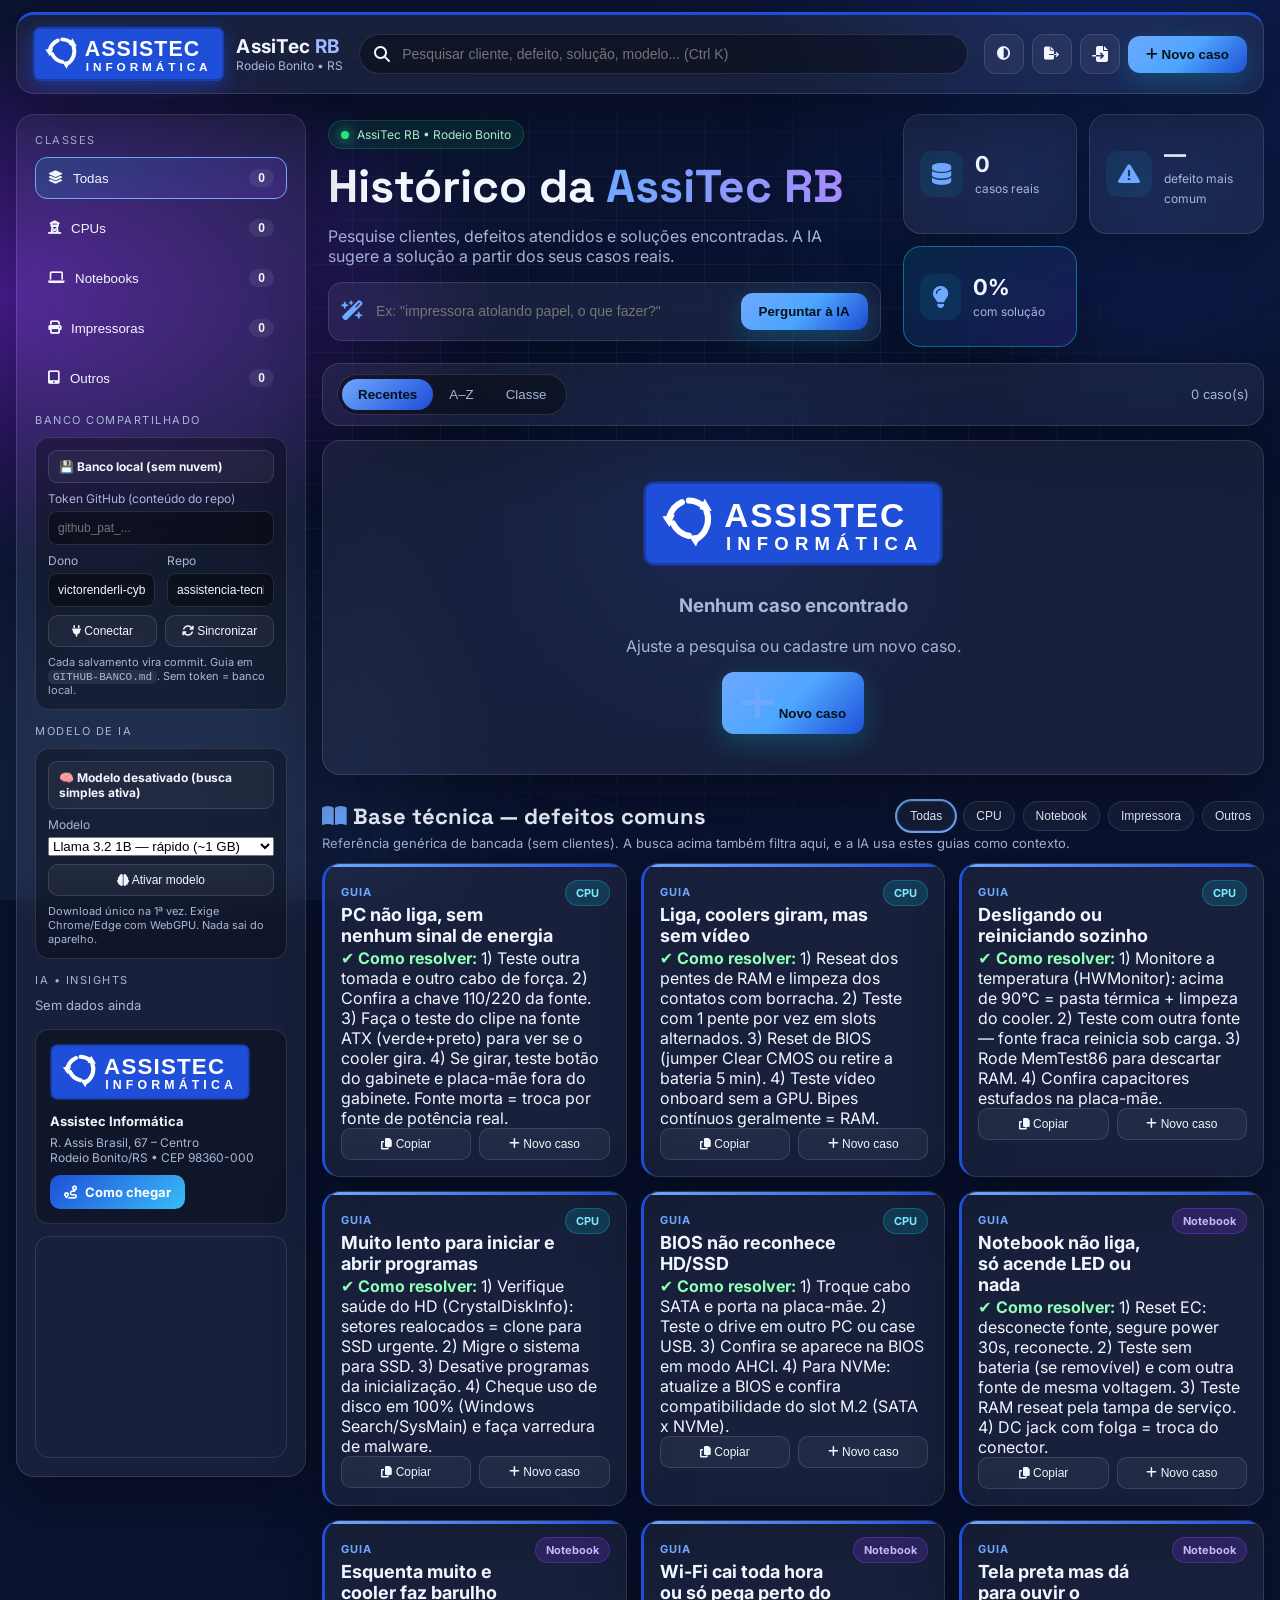
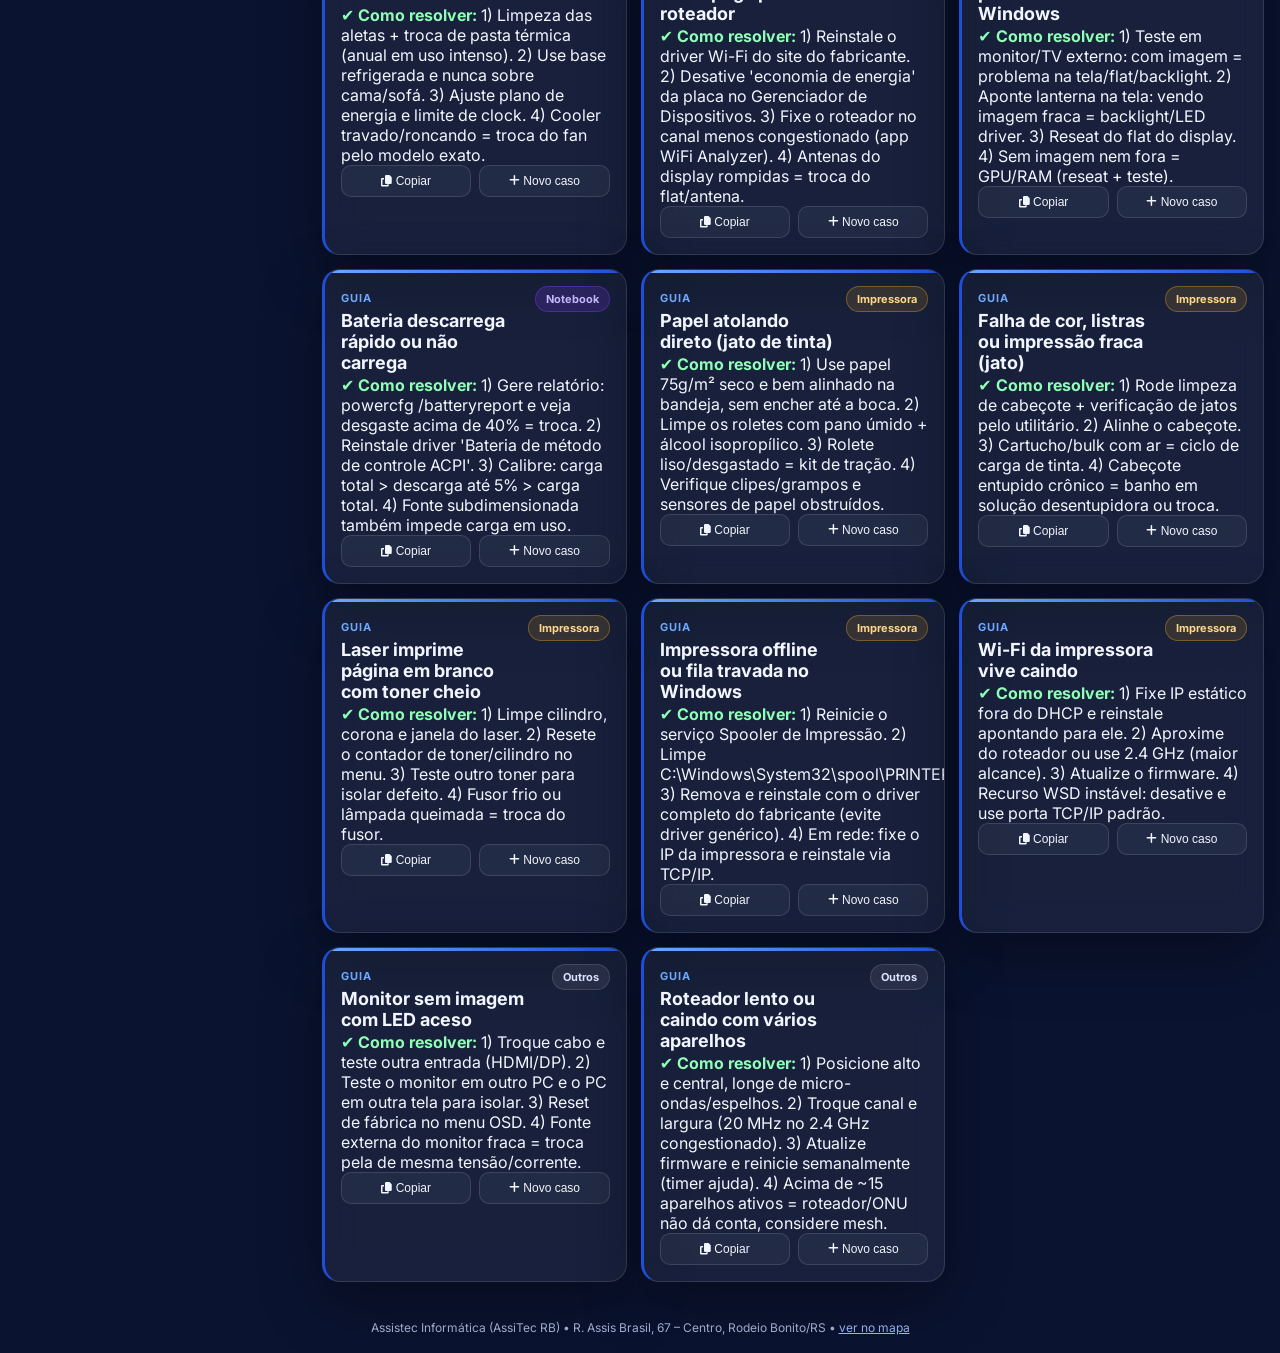
<file: index.html>
<!DOCTYPE html>
<html lang="pt-BR">
<head>
<meta charset="UTF-8" />
<meta name="viewport" content="width=device-width, initial-scale=1.0" />
<title>Assistec Informática — AssiTec RB | Rodeio Bonito</title>
<meta name="description" content="Assistec Informática de Rodeio Bonito: histórico de clientes, defeitos e soluções com IA local." />
<link rel="icon" type="image/svg+xml" href="assets/icon.svg" />
<link rel="stylesheet" href="css/style.css" />
<link rel="preconnect" href="https://fonts.googleapis.com">
<link href="https://fonts.googleapis.com/css2?family=Space+Grotesk:wght@500;600;700&family=Inter:wght@400;500;600&display=swap" rel="stylesheet">
<link rel="stylesheet" href="https://cdnjs.cloudflare.com/ajax/libs/font-awesome/6.5.1/css/all.min.css">
</head>
<body>
<div class="bg-orbs"><span class="orb o1"></span><span class="orb o2"></span><span class="orb o3"></span><div class="grid-overlay"></div></div>

<header class="topbar glass">
  <div class="brand">
    <img src="assets/logo.svg" alt="Assistec Informática" class="brand-logo wide" />
    <div class="brand-tag"><strong>AssiTec <span>RB</span></strong><small>Rodeio Bonito • RS</small></div>
  </div>
  <div class="top-search big">
    <i class="fa-solid fa-magnifying-glass"></i>
    <input id="searchInput" type="search" placeholder="Pesquisar cliente, defeito, solução, modelo... (Ctrl K)" autocomplete="off" />
  </div>
  <div class="top-actions">
    <button id="themeBtn" class="icon-btn" title="Tema"><i class="fa-solid fa-circle-half-stroke"></i></button>
    <button id="exportBtn" class="icon-btn" title="Exportar JSON"><i class="fa-solid fa-file-export"></i></button>
    <label class="icon-btn" title="Importar JSON"><i class="fa-solid fa-file-import"></i><input id="importFile" type="file" accept=".json" hidden /></label>
    <button id="newBtn" class="btn-primary"><i class="fa-solid fa-plus"></i> Novo caso</button>
  </div>
</header>

<main class="layout">
  <aside class="sidebar glass">
    <p class="side-title">CLASSES</p>
    <nav id="classFilter" class="class-nav">
      <button data-class="todos" class="active"><i class="fa-solid fa-layer-group"></i> Todas <b id="cTodos">0</b></button>
      <button data-class="CPU"><i class="fa-solid fa-tower-observation"></i> CPUs <b id="cCPU">0</b></button>
      <button data-class="Notebook"><i class="fa-solid fa-laptop"></i> Notebooks <b id="cNotebook">0</b></button>
      <button data-class="Impressora"><i class="fa-solid fa-print"></i> Impressoras <b id="cImpressora">0</b></button>
      <button data-class="Outros"><i class="fa-solid fa-tablet-screen-button"></i> Outros <b id="cOutros">0</b></button>
    </nav>
    <p class="side-title">BANCO COMPARTILHADO</p>
    <div class="cloud-card">
      <div id="cloudStatus" class="cloud-status">💾 Banco local (sem nuvem)</div>
      <label>Token GitHub (conteúdo do repo)<input id="cfgToken" type="password" placeholder="github_pat_..." autocomplete="off" /></label>
      <div class="grid2">
        <label>Dono<input id="cfgOwner" placeholder="victorenderli-cyber" autocomplete="off" /></label>
        <label>Repo<input id="cfgRepo" placeholder="assistencia-tecnica" autocomplete="off" /></label>
      </div>
      <div class="cloud-btns">
        <button id="cfgSave" class="mini"><i class="fa-solid fa-plug"></i> Conectar</button>
        <button id="cfgSync" class="mini"><i class="fa-solid fa-rotate"></i> Sincronizar</button>
      </div>
      <small class="muted">Cada salvamento vira commit. Guia em <code>GITHUB-BANCO.md</code>. Sem token = banco local.</small>
    </div>
    <p class="side-title">MODELO DE IA</p>
    <div class="cloud-card model-card">
      <div id="modelStatus" class="cloud-status">🧠 Modelo desativado (busca simples ativa)</div>
      <label>Modelo<select id="modelPick">
        <option value="Llama-3.2-1B-Instruct-q4f32_1-MLC">Llama 3.2 1B — rápido (~1 GB)</option>
        <option value="Llama-3.2-3B-Instruct-q4f16_1-MLC">Llama 3.2 3B — melhor (~2 GB)</option>
      </select></label>
      <div id="modelBar" class="model-bar hidden"><span></span></div>
      <div class="cloud-btns">
        <button id="modelBtn" class="mini"><i class="fa-solid fa-brain"></i> Ativar modelo</button>
      </div>
      <small class="muted">Download único na 1ª vez. Exige Chrome/Edge com WebGPU. Nada sai do aparelho.</small>
    </div>
    <p class="side-title">IA • INSIGHTS</p>
    <div id="insights" class="insights"></div>
    <div class="side-card rb-card">
      <img src="assets/logo.svg" alt="Assistec Informática" class="mini-logo" />
      <div><h4>Assistec Informática</h4><p>R. Assis Brasil, 67 – Centro<br>Rodeio Bonito/RS • CEP 98360-000</p>
      <a class="route-btn" href="https://www.google.com/maps/dir/?api=1&destination=Assistec+Inform%C3%A1tica,+R.+Assis+Brasil,+67+-+Centro,+Rodeio+Bonito+-+RS,+98360-000" target="_blank" rel="noopener"><i class="fa-solid fa-route"></i> Como chegar</a></div>
    </div>
    <div class="map-card">
      <iframe title="Mapa AssiTec RB" loading="lazy" referrerpolicy="no-referrer-when-downgrade"
        src="https://maps.google.com/maps?q=Assistec%20Inform%C3%A1tica%2C%20R.%20Assis%20Brasil%2C%2067%20Rodeio%20Bonito%20RS&t=&z=17&ie=UTF8&iwloc=&output=embed"></iframe>
    </div>
  </aside>

  <section class="content">
    <div class="hero ia-hero rb-hero">
      <div class="hero-text">
        <div class="pill"><span class="dot"></span> AssiTec RB • Rodeio Bonito</div>
        <h1>Histórico da <em>AssiTec RB</em></h1>
        <p>Pesquise clientes, defeitos atendidos e soluções encontradas. A IA sugere a solução a partir dos seus casos reais.</p>
        <div class="ai-ask glass">
          <i class="fa-solid fa-wand-magic-sparkles"></i>
          <input id="aiInput" placeholder='Ex: "impressora atolando papel, o que fazer?"' />
          <button id="aiBtn" class="btn-primary">Perguntar à IA</button>
        </div>
        <div id="aiAnswer" class="ai-answer hidden"></div>
      </div>
      <div class="stats">
        <div class="stat glass"><i class="fa-solid fa-database"></i><div><b id="sTotal">0</b><span>casos reais</span></div></div>
        <div class="stat glass"><i class="fa-solid fa-triangle-exclamation"></i><div><b id="sTop">—</b><span>defeito mais comum</span></div></div>
        <div class="stat glass highlight"><i class="fa-solid fa-lightbulb"></i><div><b id="sCob">0%</b><span>com solução</span></div></div>
      </div>
    </div>

    <div class="toolbar glass">
      <div class="seg">
        <button data-sort="recentes" class="active">Recentes</button>
        <button data-sort="az">A–Z</button>
        <button data-sort="classe">Classe</button>
      </div>
      <span id="resultCount" class="muted">0 casos</span>
    </div>

    <div id="cards" class="cards"></div>
    <div id="empty" class="empty glass hidden">
      <img src="assets/logo.svg" alt="Assistec Informática" class="empty-logo wide" />
      <h3>Nenhum caso encontrado</h3>
      <p>Ajuste a pesquisa ou cadastre um novo caso.</p>
      <button class="btn-primary" onclick="document.getElementById('newBtn').click()"><i class="fa-solid fa-plus"></i> Novo caso</button>
    </div>

    <div class="guides-head">
      <h2><i class="fa-solid fa-book-open"></i> Base técnica — defeitos comuns</h2>
      <div id="guideFilter" class="chip-row">
        <button data-class="todas" class="chip active">Todas</button>
        <button data-class="CPU" class="chip">CPU</button>
        <button data-class="Notebook" class="chip">Notebook</button>
        <button data-class="Impressora" class="chip">Impressora</button>
        <button data-class="Outros" class="chip">Outros</button>
      </div>
    </div>
    <p class="muted guides-sub">Referência genérica de bancada (sem clientes). A busca acima também filtra aqui, e a IA usa estes guias como contexto.</p>
    <div id="guides" class="cards"></div>
  </section>
</main>

<div id="modal" class="modal hidden">
  <form id="caseForm" class="modal-card glass">
    <div class="modal-head">
      <h2 id="modalTitle"><i class="fa-solid fa-plus"></i> Novo caso</h2>
      <button type="button" id="closeModal" class="icon-btn"><i class="fa-solid fa-xmark"></i></button>
    </div>
    <div class="grid2">
      <label>Cliente*<input name="cliente" required placeholder="Nome do cliente real" /></label>
      <label>Data<input name="data" type="date" /></label>
    </div>
    <div class="grid2">
      <label>Classe*<select name="classe" required><option>CPU</option><option>Notebook</option><option>Impressora</option><option>Outros</option></select></label>
      <label>Marca / Modelo<input name="modelo" placeholder="Ex: Dell Inspiron 15" /></label>
    </div>
    <label>Defeito atendido*<textarea name="defeito" id="fDefeito" required rows="2" placeholder="Descreva o defeito..."></textarea></label>
    <div id="aiSuggest" class="ai-suggest hidden"></div>
    <label>Solução encontrada*<textarea name="solucao" required rows="3" placeholder="O que resolveu? Passo a passo..."></textarea></label>
    <input type="hidden" name="id" />
    <div class="modal-foot">
      <button type="button" id="cancelBtn" class="btn-glass">Cancelar</button>
      <button type="submit" class="btn-primary"><i class="fa-solid fa-floppy-disk"></i> Salvar no banco</button>
    </div>
  </form>
</div>

<div id="toast" class="toast hidden"></div>
<footer class="foot">Assistec Informática (AssiTec RB) • R. Assis Brasil, 67 – Centro, Rodeio Bonito/RS • <a href="https://www.google.com/maps/dir/?api=1&destination=Assistec+Inform%C3%A1tica,+R.+Assis+Brasil,+67+-+Centro,+Rodeio+Bonito+-+RS,+98360-000" target="_blank" rel="noopener">ver no mapa</a></footer>
<script src="js/ai-model.js"></script>
<script src="js/app.js"></script>
</body>
</html>
</file>
<file: css/style.css>
:root{
  --bg:#0a1330; --bg2:#10205c;
  --glass:rgba(255,255,255,.06); --stroke:rgba(255,255,255,.12);
  --txt:#f2f6ff; --muted:#a9b6d8;
  --acc:#6ea8ff; --acc2:#1f4fd8; --lime:#22ff88; --amber:#ffb020; --red:#ff5470;
  --rb-blue:#1f4fd8; --rb-deep:#173da8; --rb-orange:#f59e0b;
  --radius:18px;
}
*{box-sizing:border-box} html,body{margin:0}
body{
  font-family:'Inter',system-ui,sans-serif; color:var(--txt);
  background:radial-gradient(1200px 600px at 80% -10%,#1b2a6b 0%,transparent 60%),
  radial-gradient(900px 500px at 0% 10%,#4c1d95 0%,transparent 55%), var(--bg);
  min-height:100vh;
}
h1,h2{font-family:'Space Grotesk',sans-serif}
.bg-orbs{position:fixed;inset:0;z-index:-1;overflow:hidden}
.orb{position:absolute;border-radius:50%;filter:blur(90px);opacity:.5}
.o1{width:480px;height:480px;background:#1f4fd855;top:-120px;right:-80px;animation:float 9s ease-in-out infinite}
.o2{width:520px;height:520px;background:#6ea8ff33;bottom:-160px;left:-120px;animation:float 11s ease-in-out infinite reverse}
.o3{width:300px;height:300px;background:#173da866;top:40%;left:45%;animation:float 13s ease-in-out infinite}
.grid-overlay{position:absolute;inset:0;background-image:linear-gradient(rgba(255,255,255,.05) 1px,transparent 1px),linear-gradient(90deg,rgba(255,255,255,.05) 1px,transparent 1px);background-size:44px 44px;mask-image:radial-gradient(ellipse at center,black 30%,transparent 75%)}
@keyframes float{50%{transform:translateY(-30px) translateX(20px)}}
.glass{background:var(--glass);border:1px solid var(--stroke);backdrop-filter:blur(18px);border-radius:var(--radius);box-shadow:0 20px 60px rgba(0,0,0,.35)}

/* TOPBAR */
.topbar{position:sticky;top:12px;z-index:20;margin:12px 16px;padding:12px 16px;display:flex;gap:16px;align-items:center;flex-wrap:wrap}
.brand{display:flex;gap:12px;align-items:center}
.logo{width:46px;height:46px;display:grid;place-items:center;border-radius:14px;background:linear-gradient(135deg,var(--acc),var(--acc2));font-size:22px;color:#001018;box-shadow:0 0 24px #00e5ff66}
.brand strong{font-size:20px;letter-spacing:.3px}.brand strong span{color:#9db9ff}
.brand-logo{width:48px;height:48px;border-radius:14px;box-shadow:0 0 22px #1f4fd866;background:#1f4fd8}
.brand-logo.wide{width:auto;height:54px;border-radius:8px;box-shadow:0 4px 18px rgba(31,79,216,.55)}
.brand-tag strong{font-size:19px}
.rb-card{display:block}
.mini-logo{width:100%;max-width:200px;height:auto;border-radius:8px;margin-bottom:10px}
.rb-card h4{margin:0 0 4px}
.rb-card p{margin:0;font-size:12px}
.empty-logo{width:72px;height:72px;margin-bottom:6px}
.empty-logo.wide{width:min(300px,80%);height:auto;border-radius:10px}
.route-btn{display:inline-flex;align-items:center;gap:8px;margin-top:10px;background:linear-gradient(135deg,var(--rb-blue),#38bdf8);color:#fff;font-weight:700;font-size:13px;padding:9px 14px;border-radius:10px;text-decoration:none}
.route-btn:hover{filter:brightness(1.1)}
.map-card{margin-top:12px;border:1px solid var(--stroke);border-radius:14px;overflow:hidden}
.map-card iframe{width:100%;height:220px;border:0;display:block;filter:saturate(1.1)}
.foot a{color:#9db9ff}
.cloud-card{background:rgba(0,0,0,.3);border:1px solid var(--stroke);border-radius:14px;padding:12px;display:flex;flex-direction:column;gap:8px}
.cloud-card label{display:flex;flex-direction:column;gap:5px;font-size:12px;color:var(--muted)}
.cloud-card input{background:rgba(0,0,0,.4);border:1px solid var(--stroke);border-radius:9px;padding:9px;color:var(--txt);font-size:12px;outline:none;width:100%}
.cloud-card input:focus{border-color:var(--acc)}
.cloud-status{font-size:12px;font-weight:700;background:#ffffff0c;border:1px solid var(--stroke);border-radius:9px;padding:8px 10px}
.cloud-status.ok{border-color:#22ff8866;color:#8fffb6}
.cloud-status.err{border-color:#ff547066;color:#ff8aa0}
.cloud-btns{display:flex;gap:8px}
.cloud-card small{font-size:11px}
.model-bar{height:10px;background:#ffffff10;border:1px solid var(--stroke);border-radius:999px;overflow:hidden}
.model-bar span{display:block;height:100%;width:0;background:linear-gradient(90deg,var(--acc2),var(--acc));transition:width .2s}
.model-answer{white-space:pre-wrap}
.guides-head{display:flex;align-items:center;justify-content:space-between;gap:12px;flex-wrap:wrap;margin:26px 0 4px}
.guides-head h2{margin:0;font-size:22px}
.guides-head h2 i{color:var(--acc)}
.guides-sub{margin:0 0 12px}
.guide-card{border-left:3px solid var(--rb-blue)}
.guide-card h3{font-size:15px}
.cloud-card code{background:#ffffff14;padding:1px 5px;border-radius:5px}
.rb-hero h1 em{background:linear-gradient(90deg,#9db9ff,#ffffff);-webkit-background-clip:text;background-clip:text;color:transparent}
.topbar{border-top:3px solid var(--rb-blue)}
.brand small{display:block;color:var(--muted);font-size:12px}
.top-search{flex:1;min-width:220px;display:flex;align-items:center;gap:10px;background:rgba(0,0,0,.35);border:1px solid var(--stroke);border-radius:999px;padding:10px 14px}
.top-search input{flex:1;background:transparent;border:0;outline:0;color:var(--txt);font-size:14px}
.top-search kbd{background:#ffffff14;border:1px solid var(--stroke);border-radius:6px;padding:2px 7px;font-size:11px;color:var(--muted)}
.top-actions{display:flex;gap:8px;align-items:center}
.icon-btn{background:#ffffff0d;border:1px solid var(--stroke);color:var(--txt);width:40px;height:40px;border-radius:12px;cursor:pointer;display:inline-grid;place-items:center;transition:.2s}
.icon-btn:hover{transform:translateY(-2px);border-color:var(--acc);box-shadow:0 0 16px #00e5ff44}
.btn-primary{background:linear-gradient(135deg,var(--acc),#4da6ff 50%,var(--acc2));border:0;color:#04121a;font-weight:700;padding:11px 18px;border-radius:12px;cursor:pointer;transition:.2s;box-shadow:0 8px 28px #00e5ff33}
.btn-primary:hover{transform:translateY(-2px) scale(1.01);filter:brightness(1.08)}
.btn-glass{background:#ffffff10;border:1px solid var(--stroke);color:var(--txt);padding:11px 18px;border-radius:12px;cursor:pointer}
.btn-ghost{background:transparent;border:1px dashed var(--stroke);color:var(--muted);padding:10px;border-radius:12px;cursor:pointer;width:100%;margin-top:10px}
.btn-danger-ghost{background:transparent;border:1px dashed #ff547055;color:#ff8aa0;padding:10px;border-radius:12px;cursor:pointer;width:100%;margin-top:8px}

/* LAYOUT */
.layout{display:grid;grid-template-columns:290px 1fr;gap:16px;padding:8px 16px 20px;max-width:1350px;margin:0 auto}
.sidebar{padding:18px;height:fit-content;position:sticky;top:96px}
.side-title{font-size:11px;letter-spacing:1.5px;color:var(--muted);margin:14px 0 10px}
.side-title:first-child{margin-top:0}
.class-nav{display:flex;flex-direction:column;gap:8px}
.class-nav button{display:flex;align-items:center;gap:10px;background:transparent;border:1px solid transparent;color:var(--txt);padding:11px 12px;border-radius:12px;cursor:pointer;text-align:left;transition:.2s}
.class-nav button b{margin-left:auto;background:#ffffff14;padding:2px 9px;border-radius:999px;font-size:12px}
.class-nav button:hover{background:#ffffff0a}
.class-nav button.active{background:linear-gradient(135deg,#00e5ff22,#7c3aed33);border-color:var(--acc)}
.chip-row{display:flex;flex-wrap:wrap;gap:8px}
.chip{background:#ffffff0c;border:1px solid var(--stroke);color:var(--txt);border-radius:999px;padding:7px 12px;cursor:pointer;font-size:12px}
.chip.active{outline:2px solid var(--acc)}
.st-aguardando{border-left:3px solid var(--amber)} .st-reparo{border-left:3px solid var(--acc)}
.st-pronto{border-left:3px solid var(--lime)} .st-entregue{border-left:3px solid #8b93b8}
.side-card{margin-top:16px;padding:14px;background:rgba(0,0,0,.3);border:1px solid var(--stroke);border-radius:14px;font-size:13px;color:var(--muted)}
.side-card h4{margin:0 0 6px;color:var(--txt)} .side-card code{background:#ffffff14;padding:1px 6px;border-radius:6px;color:var(--acc)}
.side-card ol{margin:8px 0 0;padding-left:18px}

/* HERO */
.hero{display:grid;grid-template-columns:1.2fr .9fr;gap:16px;margin-bottom:16px}
.hero-text{padding:6px}
.pill{display:inline-flex;align-items:center;gap:8px;background:#22ff8815;border:1px solid #22ff8833;padding:6px 12px;border-radius:999px;font-size:12px;color:#b8ffd6}
.dot{width:8px;height:8px;border-radius:50%;background:var(--lime);box-shadow:0 0 12px var(--lime);animation:blink 1.6s infinite}
@keyframes blink{50%{opacity:.4}}
.hero-text h1{font-size:clamp(28px,4vw,46px);line-height:1.02;margin:14px 0 10px}
.hero-text h1 em{font-style:normal;background:linear-gradient(90deg,var(--acc),#a78bfa);-webkit-background-clip:text;background-clip:text;color:transparent}
.hero-text p{color:var(--muted);max-width:52ch}
.hero-btns{display:flex;gap:10px;margin-top:14px}
.stats{display:grid;grid-template-columns:1fr 1fr;gap:12px}
.stat{padding:16px;display:flex;gap:12px;align-items:center}
.stat i{font-size:22px;color:var(--acc);background:#00e5ff14;padding:12px;border-radius:12px}
.stat b{font-size:22px;display:block}.stat span{color:var(--muted);font-size:12px}
.stat.highlight{border-color:#00e5ff66;background:linear-gradient(135deg,#00e5ff18,#7c3aed22)}

/* TOOLBAR + CARDS */
.toolbar{display:flex;align-items:center;justify-content:space-between;padding:10px 14px;margin-bottom:14px;flex-wrap:wrap;gap:10px}
.seg{display:flex;background:rgba(0,0,0,.35);border-radius:999px;padding:4px;border:1px solid var(--stroke)}
.seg button{background:transparent;border:0;color:var(--muted);padding:8px 16px;border-radius:999px;cursor:pointer}
.seg button.active{background:linear-gradient(135deg,var(--acc),var(--acc2));color:#04121a;font-weight:700}
.muted{color:var(--muted);font-size:13px}
.cards{display:grid;grid-template-columns:repeat(auto-fill,minmax(300px,1fr));gap:14px}
.card{padding:16px;position:relative;overflow:hidden;transition:.25s}
.card:hover{transform:translateY(-4px);border-color:var(--acc);box-shadow:0 18px 50px rgba(0,229,255,.15)}
.card::before{content:'';position:absolute;top:0;left:0;right:0;height:3px;background:linear-gradient(90deg,var(--acc),var(--acc2))}
.card-top{display:flex;justify-content:space-between;align-items:flex-start;gap:8px}
.os{font-size:11px;color:var(--acc);font-weight:700;letter-spacing:1px}
.card h3{margin:4px 0 2px;font-size:18px}
.phone{color:var(--muted);font-size:13px}
.badge{font-size:11px;padding:5px 10px;border-radius:999px;font-weight:700;white-space:nowrap}
.b-CPU{background:#00e5ff22;color:#7ee9ff;border:1px solid #00e5ff44}
.b-Notebook{background:#7c3aed33;color:#c4b5fd;border:1px solid #7c3aed66}
.b-Impressora{background:#ffb02022;color:#ffd88a;border:1px solid #ffb02055}
.b-Outros{background:#ffffff14;color:#dbe2ff;border:1px solid var(--stroke)}
.status{font-size:11px;padding:5px 10px;border-radius:999px;margin-top:8px;display:inline-block;font-weight:700}
.s-Aguardando{background:#ffb02022;color:var(--amber)} .s-Emreparo{background:#00e5ff22;color:var(--acc)}
.s-Pronto{background:#22ff8822;color:var(--lime)} .s-Entregue{background:#ffffff14;color:#aab}
.defeito{background:rgba(0,0,0,.3);border-radius:10px;padding:10px;margin:10px 0;font-size:13px;color:#cfd6ff}
.card-meta{display:flex;justify-content:space-between;color:var(--muted);font-size:12px;margin-bottom:10px}
.valor{font-size:20px;font-weight:700;color:var(--lime)}
.card-actions{display:flex;gap:8px;flex-wrap:wrap}
.mini{flex:1;background:#ffffff0c;border:1px solid var(--stroke);color:var(--txt);border-radius:10px;padding:8px;cursor:pointer;font-size:12px;transition:.2s}
.mini:hover{border-color:var(--acc)}
.mini.wpp{background:#22c55e22;border-color:#22c55e55;color:#8fffb6}
.mini.del{color:#ff8aa0}

/* MODAL */
.modal{position:fixed;inset:0;background:rgba(2,6,20,.7);backdrop-filter:blur(8px);display:grid;place-items:center;z-index:50;padding:16px}
.hidden{display:none!important}
.modal-card{width:min(680px,100%);padding:22px;max-height:92vh;overflow:auto}
.modal-head{display:flex;justify-content:space-between;align-items:center;margin-bottom:12px}
.modal-head h2{margin:0;font-size:22px}
form label{display:flex;flex-direction:column;gap:6px;font-size:13px;color:var(--muted);margin-bottom:12px}
form input,form select,form textarea{background:rgba(0,0,0,.4);border:1px solid var(--stroke);border-radius:10px;padding:11px;color:var(--txt);font-size:14px;outline:none;width:100%}
form input:focus,form select:focus,form textarea:focus{border-color:var(--acc);box-shadow:0 0 0 3px #00e5ff22}
.grid2{display:grid;grid-template-columns:1fr 1fr;gap:12px}
.grid3{display:grid;grid-template-columns:1fr 1fr 1fr;gap:12px}
.modal-foot{display:flex;justify-content:flex-end;gap:10px;margin-top:6px}

/* REPORT / MISC */
.report{padding:18px;margin-top:16px}
.report-text{display:grid;grid-template-columns:repeat(auto-fit,minmax(180px,1fr));gap:10px;margin-top:12px;font-size:14px}
.empty{text-align:center;padding:40px;color:var(--muted)}
.empty i{font-size:40px;color:var(--acc)}
.toast{position:fixed;bottom:20px;right:20px;background:#0b1230;border:1px solid var(--acc);padding:12px 18px;border-radius:12px;z-index:99;box-shadow:0 10px 30px rgba(0,0,0,.5)}
.foot{text-align:center;color:var(--muted);font-size:12px;padding:18px}
body.light{--bg:#f1f5ff;--txt:#0b1230;--muted:#4b567e;--glass:rgba(255,255,255,.75);--stroke:rgba(10,20,60,.12)}
body.light .top-search,body.light form input,body.light form select,body.light form textarea{background:#fff;color:#111}
body.light .top-search input{background:transparent}
@media(max-width:980px){.layout{grid-template-columns:1fr}.sidebar{position:static}.hero{grid-template-columns:1fr}.grid2,.grid3{grid-template-columns:1fr}.topbar{margin:8px}}

/* SIMPLE MODE */
.simple-top{justify-content:space-between}
.simple-wrap{max-width:720px;margin:0 auto;padding:8px 16px 24px}
.simple-hero{text-align:center;margin:18px 0}
.simple-hero h1{font-size:clamp(26px,4vw,38px);margin:0}
.simple-hero p{color:var(--muted)}
.simple-card{padding:22px}
.class-pick{display:grid;grid-template-columns:repeat(4,1fr);gap:10px;margin-bottom:6px}
.class-pick button{background:#ffffff0c;border:1px solid var(--stroke);color:var(--txt);border-radius:14px;padding:16px 8px;cursor:pointer;display:flex;flex-direction:column;gap:8px;align-items:center;font-weight:600;transition:.2s}
.class-pick button i{font-size:22px;color:var(--acc)}
.class-pick button.active{background:linear-gradient(135deg,#00e5ff33,#7c3aed44);border-color:var(--acc);box-shadow:0 0 18px #00e5ff33}
.simple-actions{display:flex;gap:10px;flex-wrap:wrap;margin-top:8px}
.btn-wpp{flex:1;background:#22c55e;border:0;color:#04160a;font-weight:700;padding:11px 18px;border-radius:12px;cursor:pointer}
.btn-wpp:hover{filter:brightness(1.1)}
.simple-actions .btn-primary,.simple-actions .btn-glass{flex:1}
@media(max-width:640px){.class-pick{grid-template-columns:1fr 1fr}}

/* IA MODE */
.top-search.big{flex:1.4}
.ia-hero{display:grid;grid-template-columns:1.25fr .8fr;gap:16px;margin-bottom:16px}
.ai-ask{display:flex;gap:10px;align-items:center;padding:10px 12px;margin-top:14px;border-radius:14px}
.ai-ask i{color:var(--acc);font-size:20px}
.ai-ask input{flex:1;background:transparent;border:0;outline:0;color:var(--txt);font-size:14px}
.ai-answer{margin-top:12px;background:rgba(0,0,0,.35);border:1px solid #7c3aed66;border-radius:14px;padding:14px;font-size:14px;line-height:1.55}
.ai-answer .badge{font-size:10px}
.ia-card .solucao{background:#22ff8812;border:1px solid #22ff8833;border-radius:10px;padding:10px;margin:8px 0;font-size:13px;color:#d6ffe4}
.relev{display:inline-block;font-size:11px;color:#c4b5fd;background:#7c3aed33;border:1px solid #7c3aed66;border-radius:999px;padding:4px 10px;margin-top:8px}
.insights{display:flex;flex-wrap:wrap;gap:8px}
.ins{display:inline-flex;gap:6px;align-items:center;background:#ffffff0c;border:1px solid var(--stroke);border-radius:999px;padding:6px 11px;font-size:12px;color:var(--txt)}
.ins b{color:var(--acc)}
.ai-suggest{background:#7c3aed22;border:1px dashed #7c3aed88;border-radius:12px;padding:10px;margin:-4px 0 12px;font-size:13px}
.ai-suggest button{display:block;width:100%;margin-top:8px;background:#ffffff10;border:1px solid var(--stroke);color:var(--txt);border-radius:10px;padding:8px;cursor:pointer;text-align:left}
.ai-suggest button:hover{border-color:var(--acc)}
@media(max-width:980px){.ia-hero{grid-template-columns:1fr}}
@media print{ .sidebar,.topbar,.hero-btns,.card-actions,.toolbar,.foot,.modal{display:none!important} body{background:#fff;color:#000} .card{border:1px solid #000;break-inside:avoid} }
</file>
